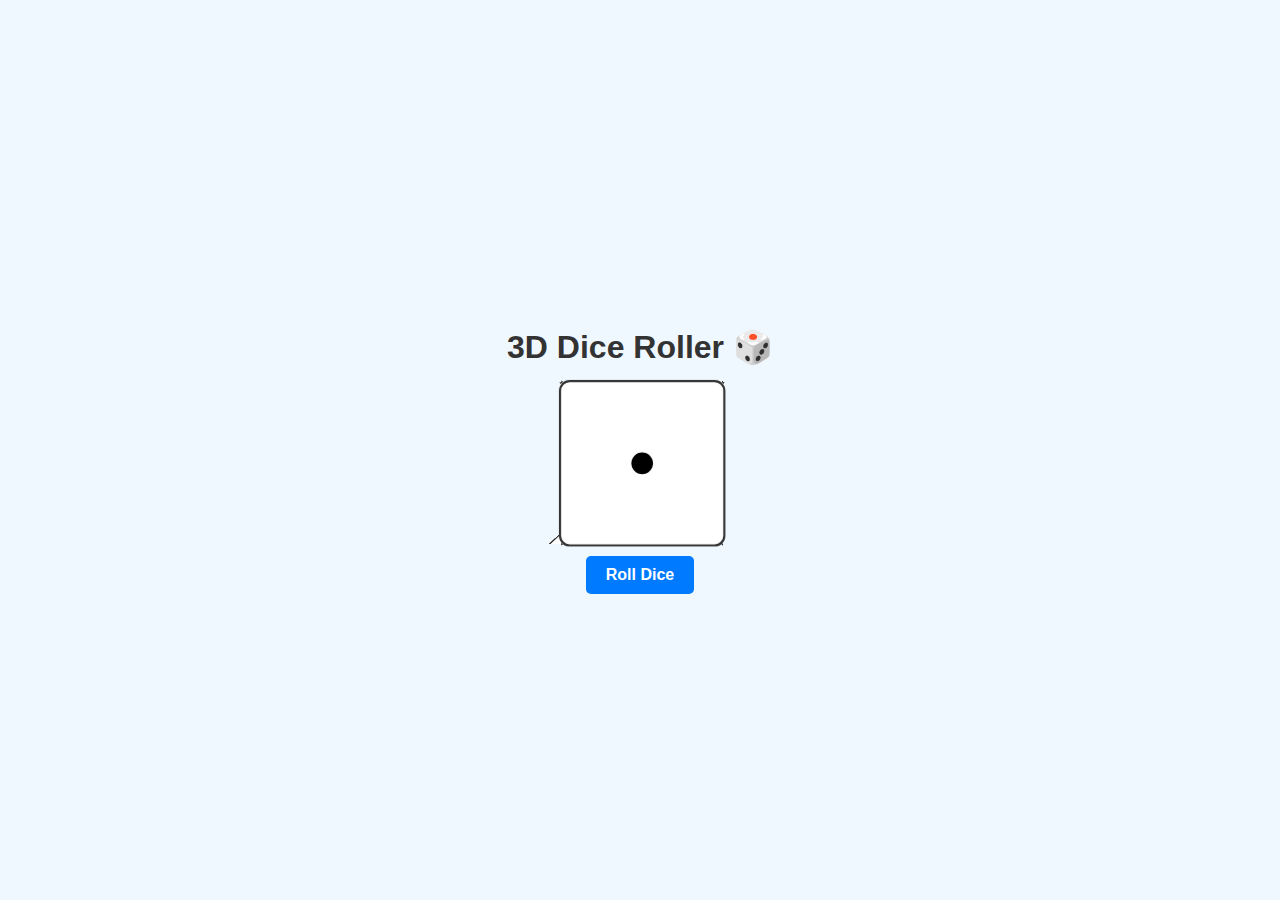
<file: 3D-Dice-Roller/index.html>
<!DOCTYPE html>
<html lang="en">
<head>
  <meta charset="UTF-8">
  <meta name="viewport" content="width=device-width, initial-scale=1.0">
  <title>3D Dice Roller</title>
  <style>
    body {
      font-family: Arial, sans-serif;
      display: flex;
      flex-direction: column;
      align-items: center;
      justify-content: center;
      height: 100vh;
      margin: 0;
      background-color: #f0f8ff;
    }

    h1 {
      color: #333;
      margin-bottom: 20px;
    }

    .scene {
      width: 150px;
      height: 150px;
      perspective: 1000px;
    }

    .dice {
      width: 150px;
      height: 150px;
      position: relative;
      transform-style: preserve-3d;
      transform: rotateX(0deg) rotateY(0deg);
      transition: transform 1s ease-in-out;
    }

    .face {
      position: absolute;
      width: 150px;
      height: 150px;
      background-color: white;
      border: 2px solid #333;
      border-radius: 10px;
      display: flex;
      justify-content: center;
      align-items: center;
    }

    /* Dot placement for each dice face */
    .face.one  { transform: rotateY(0deg) translateZ(75px); }
    .face.two  { transform: rotateY(90deg) translateZ(75px); }
    .face.three { transform: rotateY(180deg) translateZ(75px); }
    .face.four { transform: rotateY(-90deg) translateZ(75px); }
    .face.five { transform: rotateX(90deg) translateZ(75px); }
    .face.six  { 
      transform: rotateX(-90deg) translateZ(75px); 
      /* Modify this value to move the 'six' face more to the left */
      transform: translateX(-10px) rotateX(-90deg) translateZ(75px); /* Change -10px to adjust the shift */
    }

    .dot-container {
      display: flex;
      flex-wrap: wrap;
      justify-content: center;
      align-items: center;
      width: 100px;
      height: 100px;
      position: relative;
    }

    .dot {
      width: 20px;
      height: 20px;
      border-radius: 50%;
      background-color: black;
      margin: 5px;
    }

    .one .dot-container { 
      display: flex; 
      justify-content: center; 
      align-items: center; 
    }

    .two .dot-container {
      display: flex;
      justify-content: space-between;
      align-items: center;
      flex-direction: row;
    }

    .three .dot-container {
      display: flex;
      justify-content: space-between;
      align-items: center;
      flex-direction: column;
    }

    .four .dot-container {
      display: grid;
      grid-template-columns: repeat(2, 1fr);
      grid-template-rows: repeat(2, 1fr);
      gap: 10px;
    }

    .five .dot-container {
      display: grid;
      grid-template-columns: repeat(3, 1fr);
      grid-template-rows: repeat(3, 1fr);
      gap: 10px;
    }

    .five .dot:nth-child(5) {
      grid-column: 2;
      grid-row: 2;
    }

    .six .dot-container {
      display: grid;
      grid-template-columns: repeat(3, 1fr);
      grid-template-rows: repeat(3, 1fr);
      gap: 10px;
    }

    button {
      margin-top: 20px;
      padding: 10px 20px;
      font-size: 16px;
      font-weight: bold;
      color: #fff;
      background-color: #007bff;
      border: none;
      border-radius: 5px;
      cursor: pointer;
    }

    button:hover {
      background-color: #0056b3;
    }
  </style>
</head>
<body>
  <h1>3D Dice Roller 🎲</h1>
  <div class="scene">
    <div class="dice" id="dice">
      <div class="face one"><div class="dot-container"><div class="dot"></div></div></div>
      <div class="face two"><div class="dot-container"><div class="dot"></div><div class="dot"></div></div></div>
      <div class="face three"><div class="dot-container"><div class="dot"></div><div class="dot"></div><div class="dot"></div></div></div>
      <div class="face four"><div class="dot-container"><div class="dot"></div><div class="dot"></div><div class="dot"></div><div class="dot"></div></div></div>
      <div class="face five"><div class="dot-container"><div class="dot"></div><div class="dot"></div><div class="dot"></div><div class="dot"></div><div class="dot"></div></div></div>
      <div class="face six"><div class="dot-container"><div class="dot"></div><div class="dot"></div><div class="dot"></div><div class="dot"></div><div class="dot"></div><div class="dot"></div></div></div>
    </div>
  </div>
  <button onclick="rollDice()">Roll Dice</button>

  <script>
    function rollDice() {
      // Random numbers for X and Y rotation
      const xRand = Math.floor(Math.random() * 4) * 90;
      const yRand = Math.floor(Math.random() * 4) * 90;

      // Update dice transform
      const dice = document.getElementById('dice');
      dice.style.transform = `rotateX(${xRand}deg) rotateY(${yRand}deg)`;
    }
  </script>
</body>
</html>
</file>
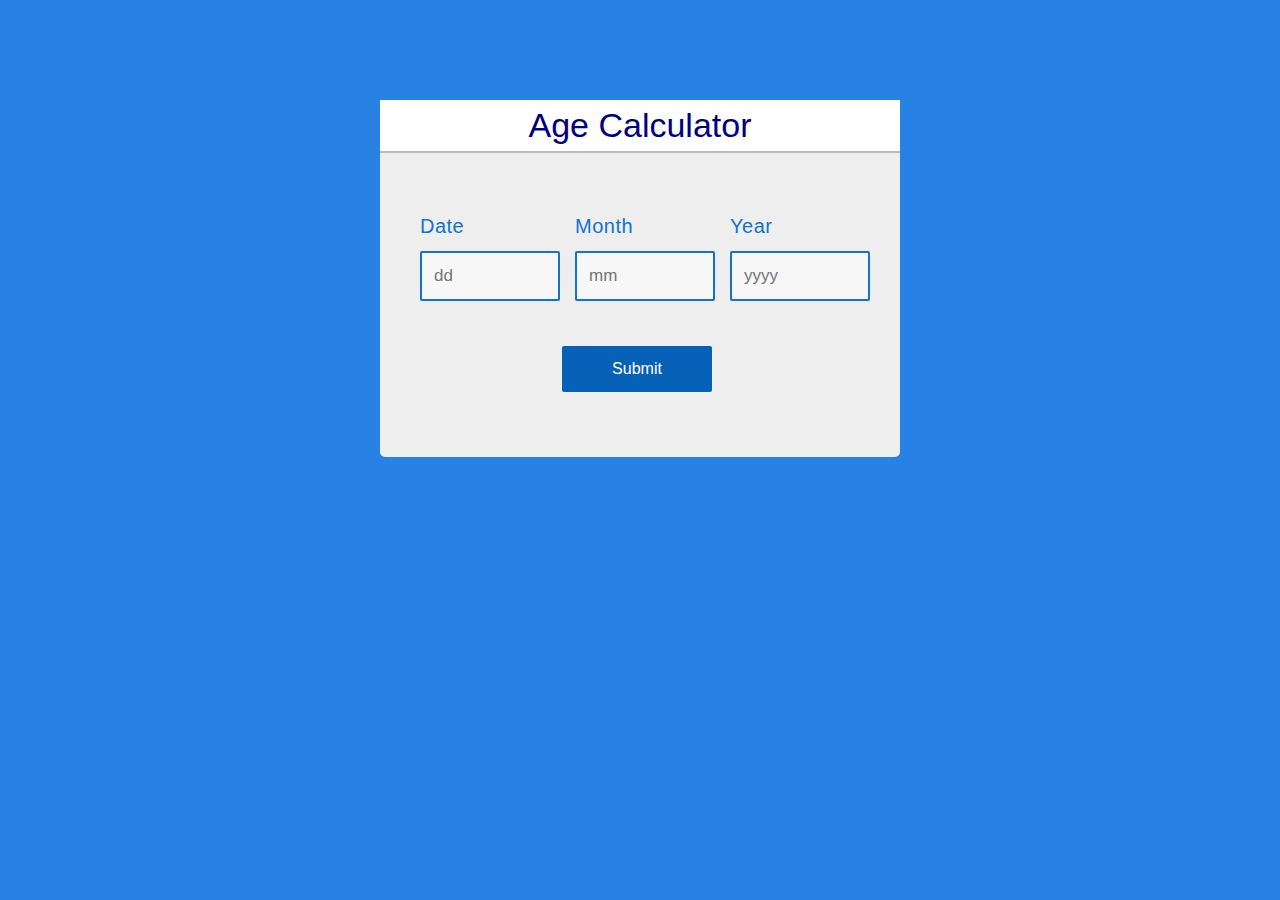
<file: age-finder/index.html>
<!-- Design by foolishdeveloper.com -->

<!DOCTYPE html>
<html lang="en">
<head>
	<meta charset="UTF-8">
	<meta name="viewport" content="width=device-width, initial-scale=1.0">
	<title>JavaScript Age Calculator</title>
	<link rel="stylesheet" href="style.css">
	<link rel="manifest" href="manifest.webmanifest">

</head>
<body>

<div class="container">
  <form>
  	<div class="base">
  		<div class="enter">
  		<h4>Age Calculator</h4>
  	</div>
  <div class="block">
  	<p class="title">Date</p>
  	<input type="text" name="date" id="date" placeholder="dd" required="required" minlength="1" maxlength="2" />
  </div>
  <div class="block">
  	<p class="title">Month</p>
    <input type="text" name="month" id="month" placeholder="mm" required="required" minlength="1" maxlength="2" />
  </div>
  <div class="block">
  	<p class="title">Year</p>
    <input type="text" name="year" id="year" placeholder="yyyy" required="required" minlength="4" maxlength="4" />
  </div>
  </div>
  <div class="base">
  	<div class="enter">
    <input type="button" name="submit" value="Submit" onclick="age()" />
    </div>
  </div>
    <div id="age"></div>
  </form>
</div>

<script src="script.js"></script>
<body>
<html>
</file>
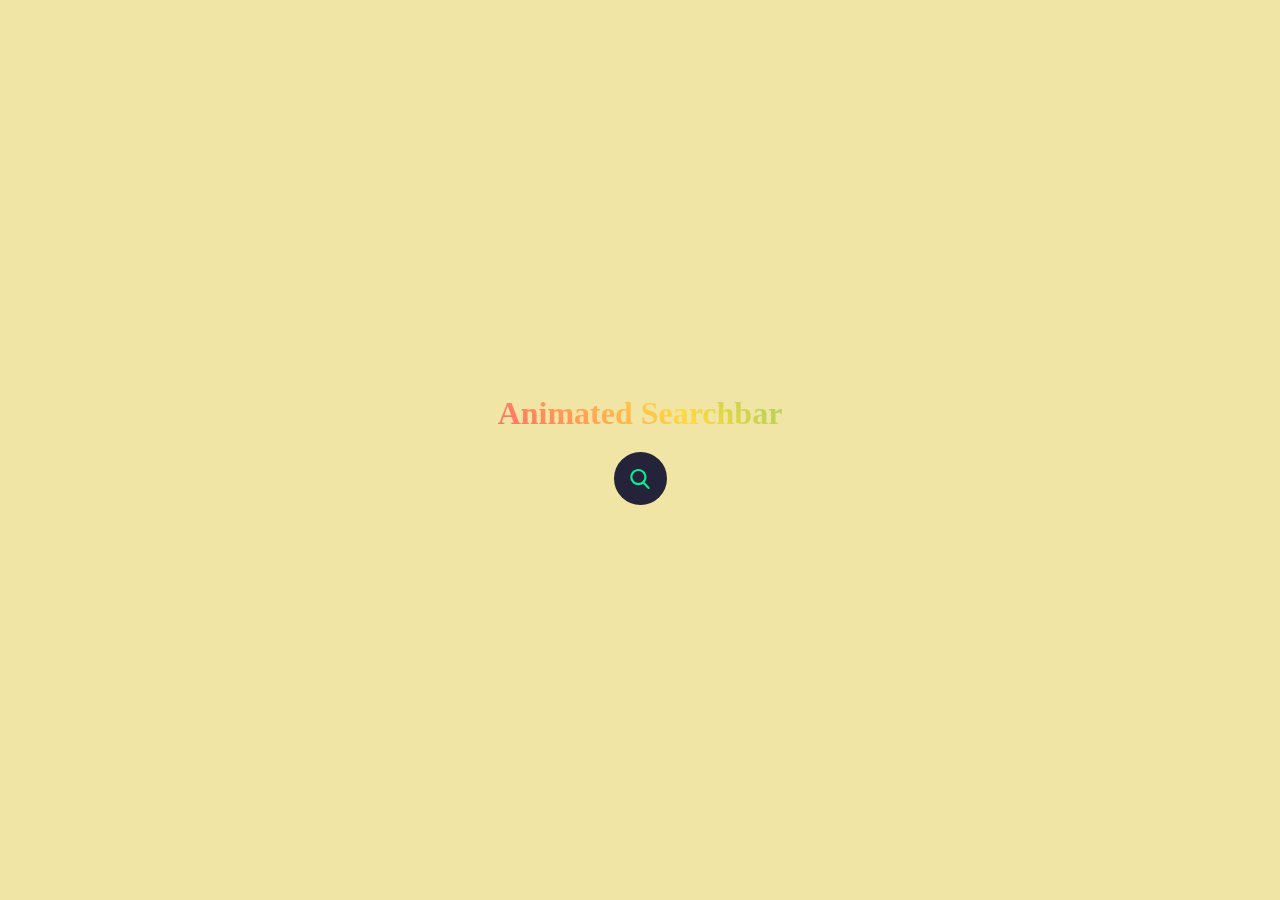
<file: Animated-Searchbar/index.html>
<!DOCTYPE html>
<html lang="en">
<head>
	<meta charset="UTF-8">
	<meta name="viewport" content="width=device-width, initial-scale=1.0">
	<meta http-equiv="X-UA-Compatible" content="ie=edge">
	<title>Animated Search Bar</title>
     <link rel="stylesheet" href="main.css">
</head>
<body>
	<div class="container">
		<h1>Animated Searchbar </h1>
		<div class="searchbox">
			<input type="text" class="searchbox__input" placeholder="Search..." />
			<svg class="searchbox__icon" xmlns="http://www.w3.org/2000/svg" viewBox="0 0 56.966 56.966">
				<path d="M55.146,51.887L41.588,37.786c3.486-4.144,5.396-9.358,5.396-14.786c0-12.682-10.318-23-23-23s-23,10.318-23,23s10.318,23,23,23c4.761,0,9.298-1.436,13.177-4.162l13.661,14.208c0.571,0.593,1.339,0.92,2.162,0.92c0.779,0,1.518-0.297,2.079-0.837C56.255,54.982,56.293,53.08,55.146,51.887z M23.984,6c9.374,0,17,7.626,17,17s-7.626,17-17,17s-17-7.626-17-17S14.61,6,23.984,6z" />
			</svg>
		</div>
	</div>
</body>
</html>
</file>
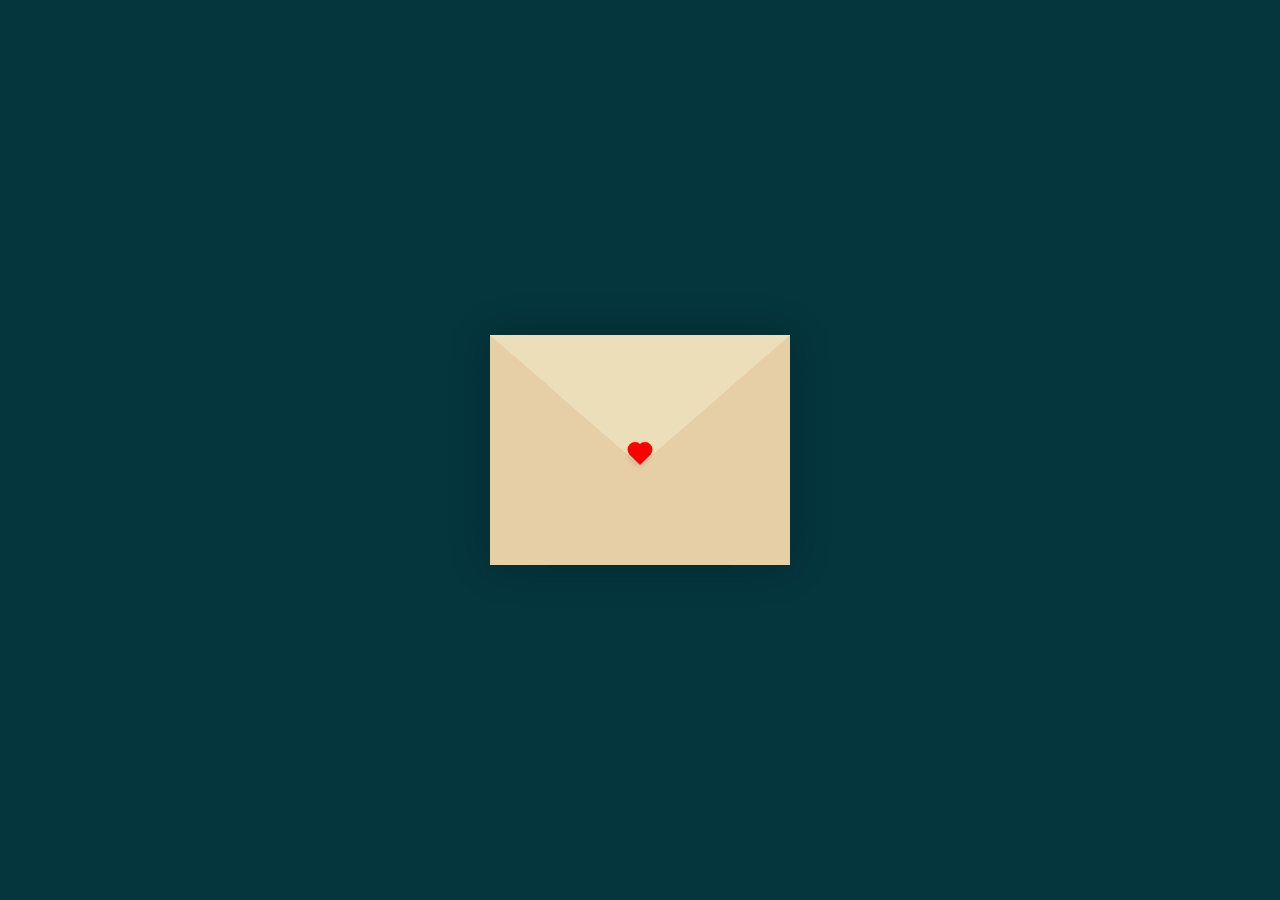
<file: brief/index.html>
<!DOCTYPE html>
<html lang="en">
<head>
    <meta charset="UTF-8">
    <meta http-equiv="X-UA-Compatible" content="IE=edge">
    <meta name="viewport" content="width=device-width, initial-scale=1.0">
    <title>CSS Envelope + Letter (Open/Close on Click)</title>
    <link rel="stylesheet" href="style.css">
</head>
<body>
    <div class="container">
        <div class="envelope-wrapper">
            <div class="envelope">
                <div class="letter">
                    <div class="text">
                        <strong>Dear Person.</strong>
                        <p>
                            كل عام وانتي بالف صحه وخير 
                        </p>
                    </div>
                </div>
            </div>
            <div class="heart"></div>
        </div>
    </div>

    <script src="script.js"></script>
</body>
</html>
</file>
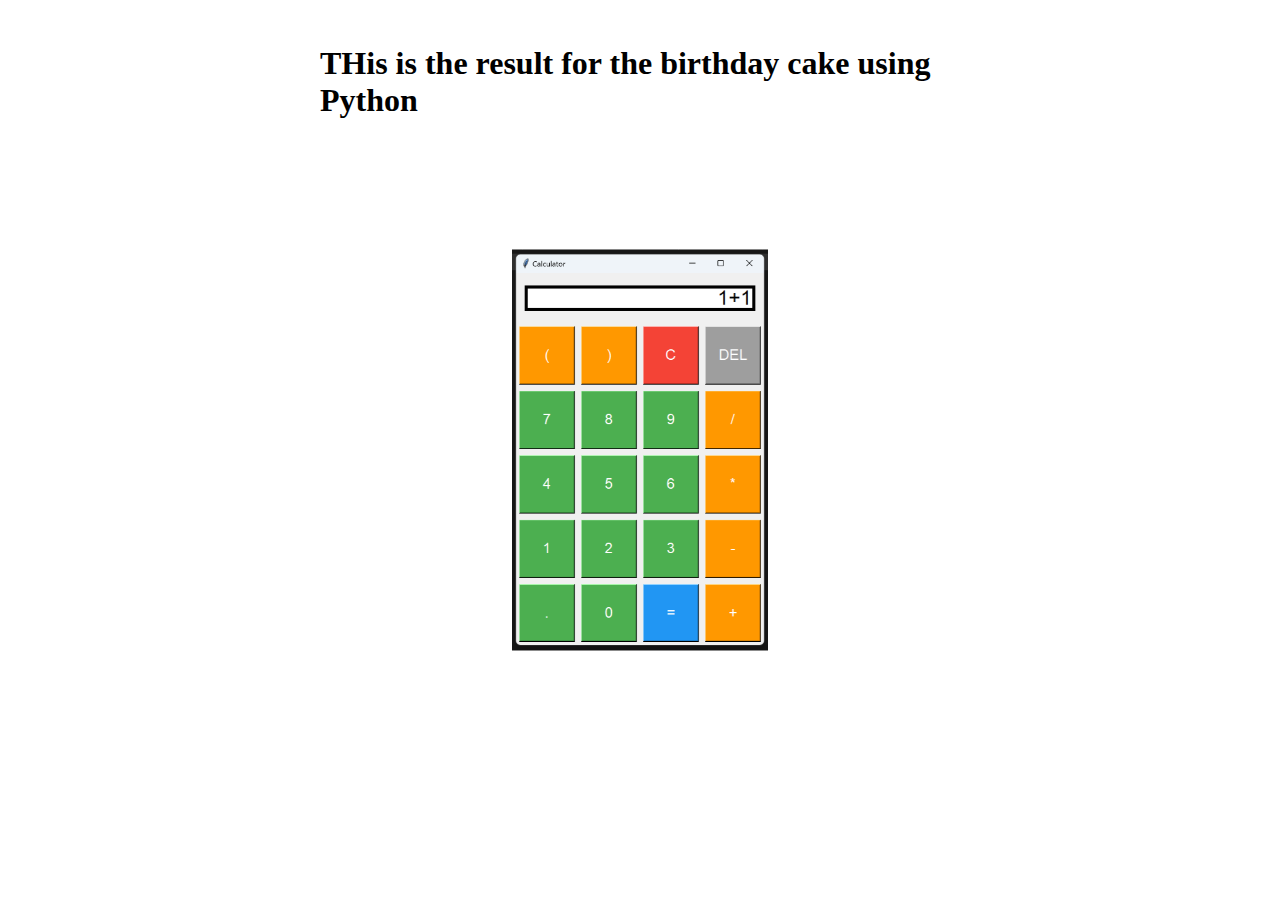
<file: calculator/index.html>
<!DOCTYPE html>
<html lang="en">
<head>
  <meta charset="UTF-8">
  <meta name="viewport" content="width=device-width, initial-scale=1.0">
  <title>Responsive Image</title>
  <link rel="stylesheet" href="style.css">
</head>
<body>

    <h1>THis is the result for the birthday cake using Python</h1>

  <div class="image-container">
    <img src="Calculator.png" alt="Responsive Image">
  </div>


  <script>
    // JavaScript code here
    alert("!!! The Calculator will be shown as an image due we can't put the python file in the html file !!!"); 
  </script>

</body>
</html>
</file>
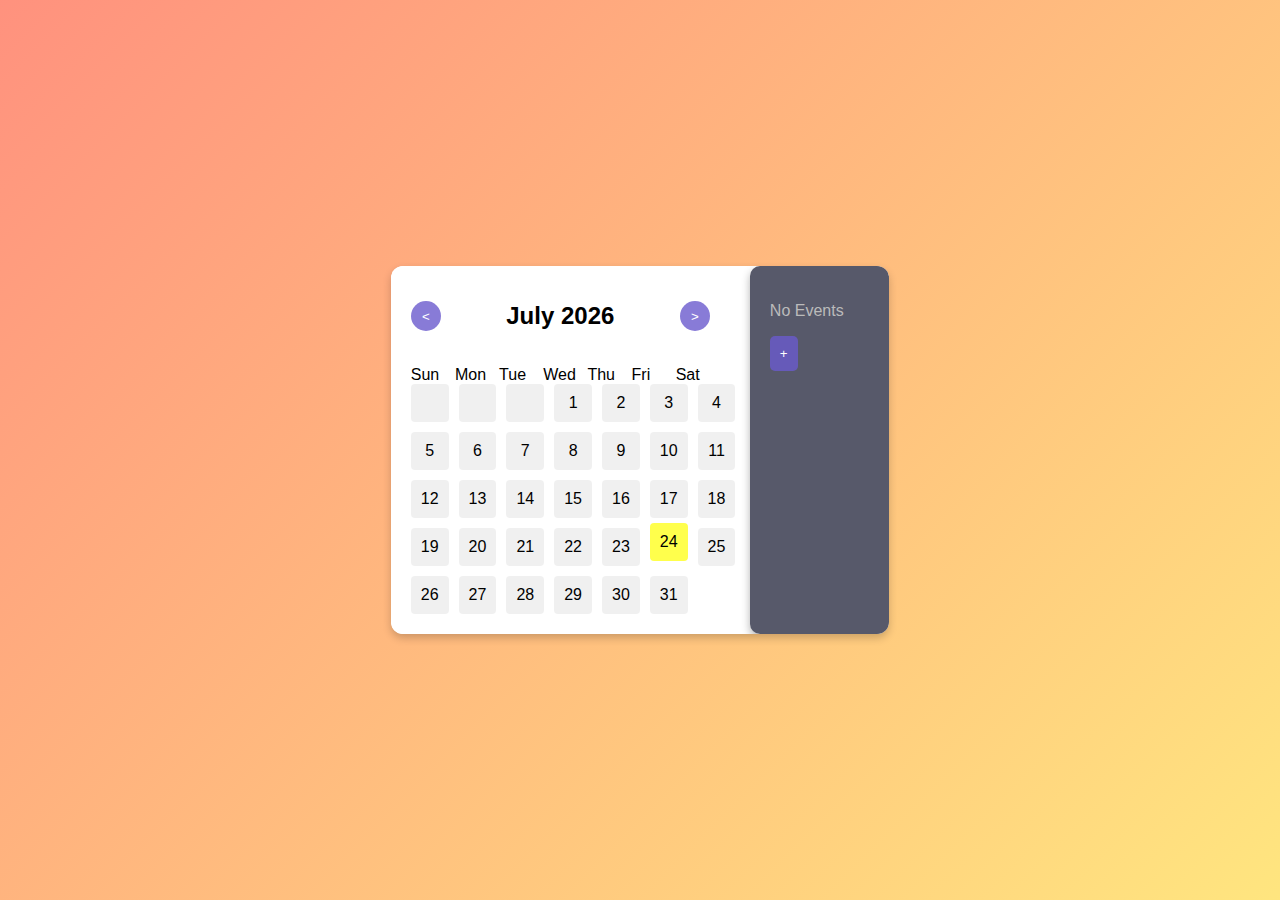
<file: Calender/index.html>
<!DOCTYPE html>
<html lang="en">
<head>
  <meta charset="UTF-8">
  <meta name="viewport" content="width=device-width, initial-scale=1.0">
  <title>Calendar</title>
  <link rel="stylesheet" href="styles.css">
</head>
<body>
  <div class="calendar-container">
    <div class="calendar">
      <div class="header">
        <button id="prev-month">&lt;</button>
        <h1 id="month-year"></h1>
        <button id="next-month">&gt;</button>
      </div>
      <div class="days-of-week">
        <div>Sun</div>
        <div>Mon</div>
        <div>Tue</div>
        <div>Wed</div>
        <div>Thu</div>
        <div>Fri</div>
        <div>Sat</div>
      </div>
      <div class="days" id="days"></div>
    </div>
    <div class="event-panel">
      <h2 id="selected-date"></h2>
      <p id="events">No Events</p>
      <button id="add-event" class="add-button">+</button>
      <button id="delete-event" class="delete-button" style="display: none;">Delete Event</button>
    </div>
  </div>
  <script src="script.js"></script>
</body>
</html>
</file>
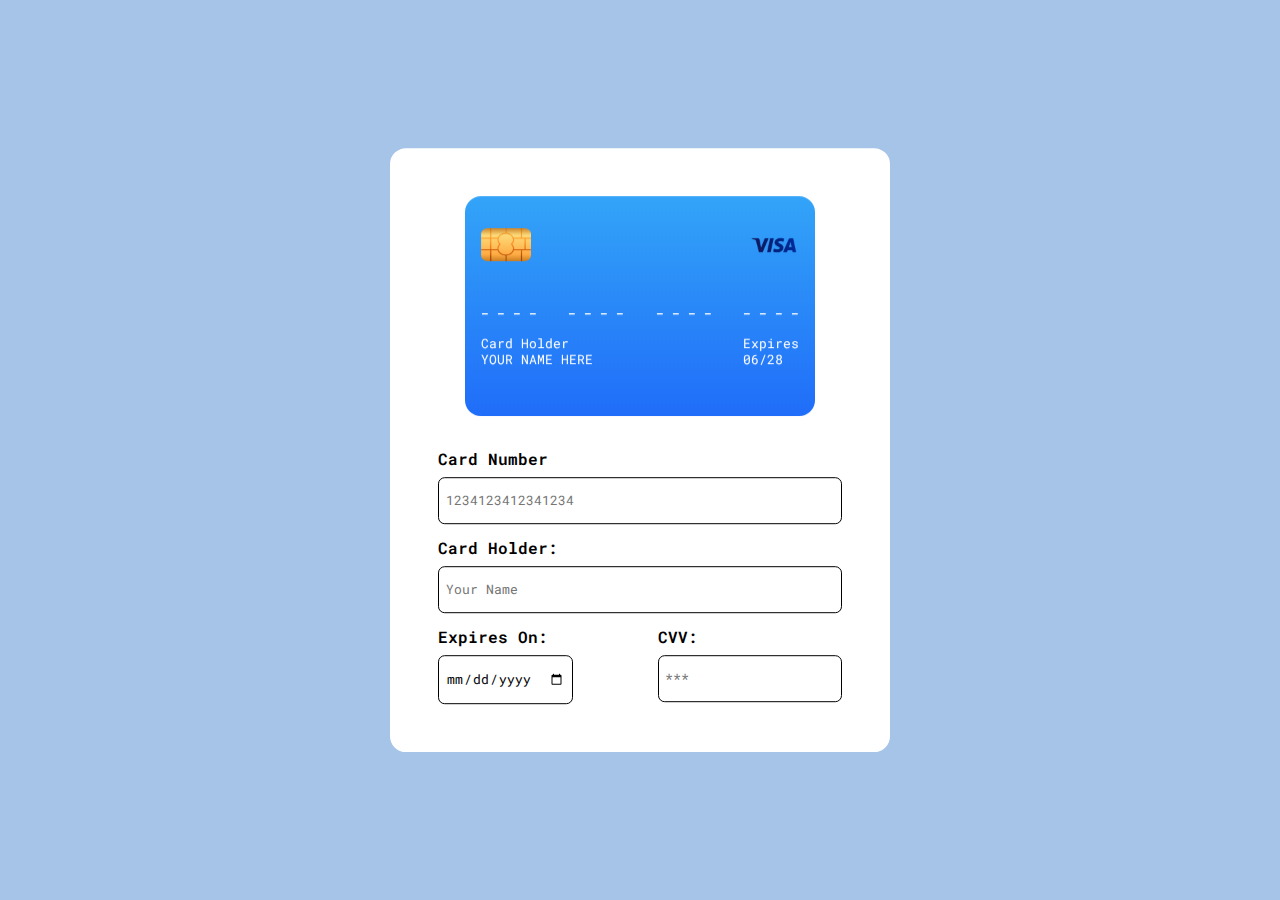
<file: credit card visa/index.html>
<!DOCTYPE html>
<html lang="en">
  <head>
    <meta name="viewport" content="width=device-width, initial-scale=1.0" />
    <title>Credit Card Form</title>
    <link rel="manifest" href="manifest.webmanifest">
    <!-- Google Fonts -->
    <link
      href="https://fonts.googleapis.com/css2?family=Roboto+Mono:wght@400;600&display=swap"
      rel="stylesheet"
    />
    <!-- Stylesheet -->
    <link rel="stylesheet" href="style.css" />
  </head>
  <body>
    <div class="wrapper">
      <div class="credit-card" id="card">
        <div class="card-front">
          <div class="branding">
            <img src="chip.png" class="chip-img" />
            <img src="visa.png" class="visa-logo" />
          </div>
          <div class="card-number">
            <div>
              <span class="card-number-display">_</span>
              <span class="card-number-display">_</span>
              <span class="card-number-display">_</span>
              <span class="card-number-display">_</span>
            </div>
            <div>
              <span class="card-number-display">_</span>
              <span class="card-number-display">_</span>
              <span class="card-number-display">_</span>
              <span class="card-number-display">_</span>
            </div>
            <div>
              <span class="card-number-display">_</span>
              <span class="card-number-display">_</span>
              <span class="card-number-display">_</span>
              <span class="card-number-display">_</span>
            </div>
            <div>
              <span class="card-number-display">_</span>
              <span class="card-number-display">_</span>
              <span class="card-number-display">_</span>
              <span class="card-number-display">_</span>
            </div>
          </div>
          <div class="details">
            <div>
              <span>Card Holder</span>
              <span id="card-holder-name">Your Name Here</span>
            </div>
            <div>
              <span>Expires</span>
              <span id="validity">06/28</span>
            </div>
          </div>
        </div>
        <div class="card-back">
          <div class="black-strip"></div>
          <div class="white-strip">
            <span>CVV</span>
            <div id="cvv-display"></div>
          </div>
          <img src="visa.png" class="visa-logo" />
        </div>
      </div>
      <form>
        <label for="card-number">Card Number</label>
        <input type="number" id="card-number" placeholder="1234123412341234" />

        <label for="card-holder">Card Holder:</label>
        <input type="text" id="card-name-input" placeholder="Your Name" />

        <div class="date-cvv">
          <div>
            <label for="validity">Expires On:</label>
            <input type="date" id="validity-input" />
          </div>
          <div>
            <label for="cvv">CVV:</label>
            <input type="number" id="cvv" placeholder="***" />
          </div>
        </div>
      </form>
    </div>
    <!-- Script -->
    <script src="script.js"></script>
  </body>
</html>
</file>
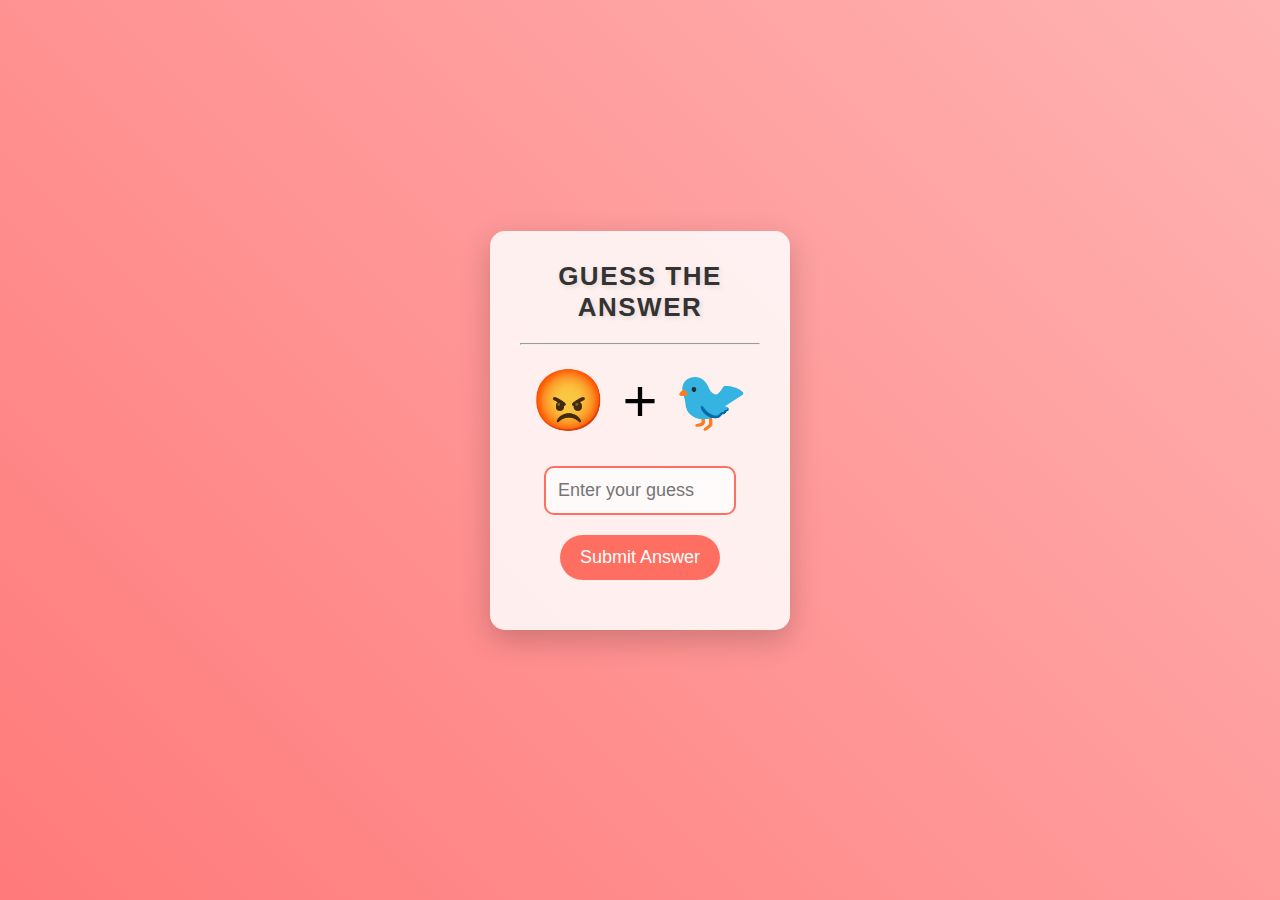
<file: Guess the emoji/index.html>
<!DOCTYPE html>
<html lang="en">
<head>
  <meta charset="UTF-8">
  <meta name="viewport" content="width=device-width, initial-scale=1.0">
  <title>Guess the Emoji Game</title>
  <link rel="stylesheet" href="style.css">
</head>
<body>
  <div class="game-container">
    <h1>Guess the Answer</h1> <hr>
    <div id="emoji-container" class="emoji-display"></div>
    <input type="text" id="user-input" placeholder="Enter your guess" class="input-field" autoComplete="off">
    <button onclick="submitAnswer()" class="submit-btn">Submit Answer</button>
    <div id="result" class="result-display"></div>
    <div id="final-message" class="final-message"></div>
  </div>
  <script src="script.js"></script>
</body>
</html>
</file>
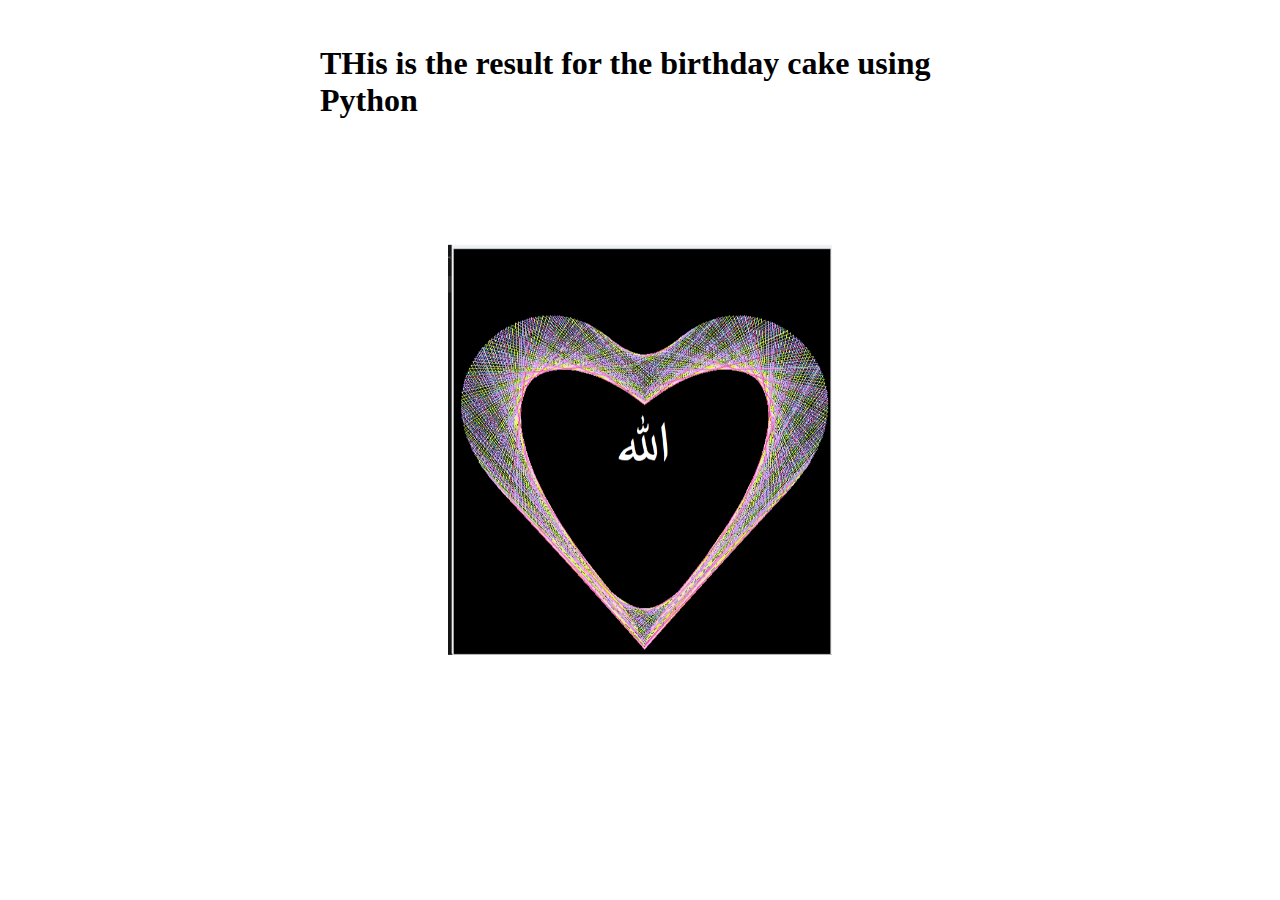
<file: Heart/index.html>
<!DOCTYPE html>
<html lang="en">
<head>
  <meta charset="UTF-8">
  <meta name="viewport" content="width=device-width, initial-scale=1.0">
  <title>Responsive Image</title>
  <link rel="stylesheet" href="style.css">
</head>
<body>

    <h1>THis is the result for the birthday cake using Python</h1>

  <div class="image-container">
    <img src="Heart.png" alt="Responsive Image">
  </div>


  <script>
    // JavaScript code here
    alert("!!! The Heart will be shown as an image due we can't put the python file in the html file !!!"); 
  </script>

</body>
</html>
</file>
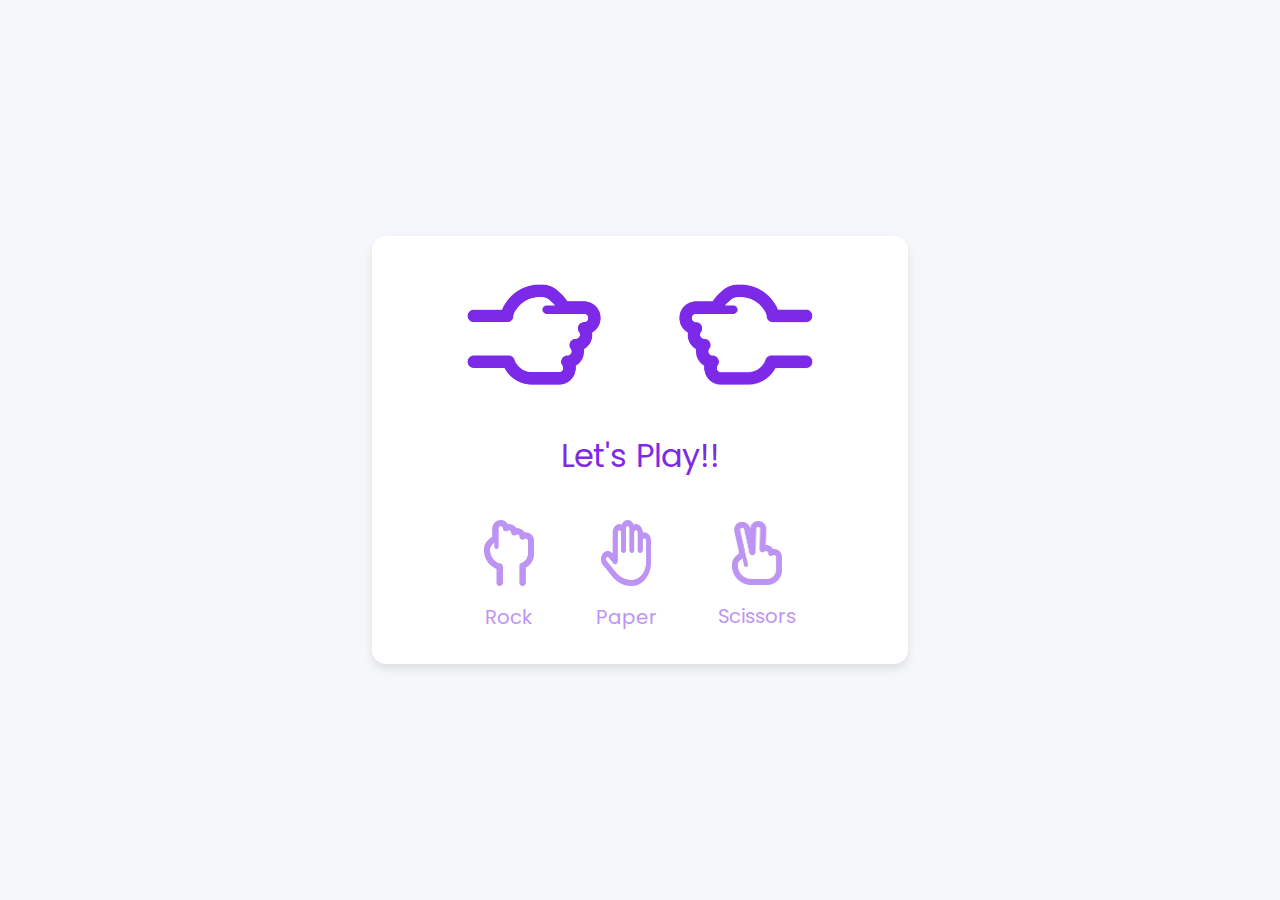
<file: Rock Paper Scissors/index.html>
<!DOCTYPE html>
<html lang="en">
  <head>
    <meta charset="UTF-8" />
    <meta http-equiv="X-UA-Compatible" content="IE=edge" />
    <meta name="viewport" content="width=device-width, initial-scale=1.0" />
    <title>JavaScript Game | Rock Paper Scissors</title>
    <link rel="manifest" href="manifest.webmanifest">
    <link rel="stylesheet" href="style.css" />
  </head>
  <body>
    <section class="container">
      <div class="result_field">
        <div class="result_images">
          <span class="user_result">
            <img src="images/rock.png" alt="" />
          </span>
          <span class="cpu_result">
            <img src="images/rock.png" alt="" />
          </span>
        </div>
        <div class="result">Let's Play!!</div>
      </div>

      <div class="option_images">
        <span class="option_image">
          <img src="images/rock.png" alt="" />
          <p>Rock</p>
        </span>
        <span class="option_image">
          <img src="images/paper.png" alt="" />
          <p>Paper</p>
        </span>
        <span class="option_image">
          <img src="images/scissors.png" alt="" />
          <p>Scissors</p>
        </span>
      </div>
    </section>

    <script src="script.js" defer></script>
  </body>
</html>
</file>
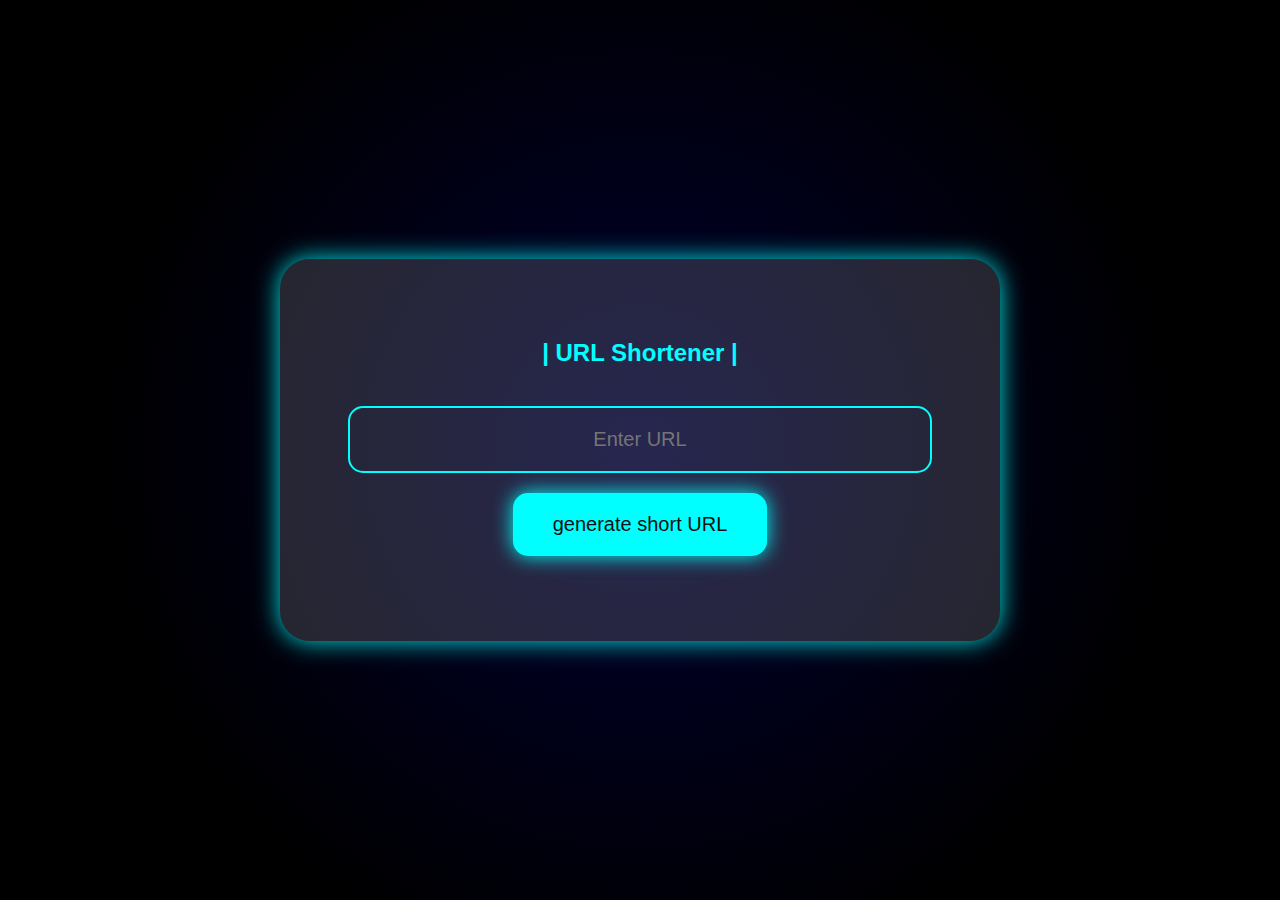
<file: Url-shortner/index.html>
<!DOCTYPE html>
<html lang="en">
<head>
    <meta charset="UTF-8">
    <meta name="viewport" content="width=device-width, initial-scale=1.0">
    <title>URL Shortener</title>
    <link rel="stylesheet" href="style.css">
</head>
<body>
    <div class="background"></div>
    <div class="container">
        <h2> | URL Shortener | </h2>
        <input type="text" id="originalUrl" placeholder="Enter URL" autocomplete="off">
        <button onclick="shortenUrl()">generate short URL</button>
        <div class="short-url" id="shortUrl"></div>
    </div>
    <script src="script.js"></script>
</body>
</html>
</file>
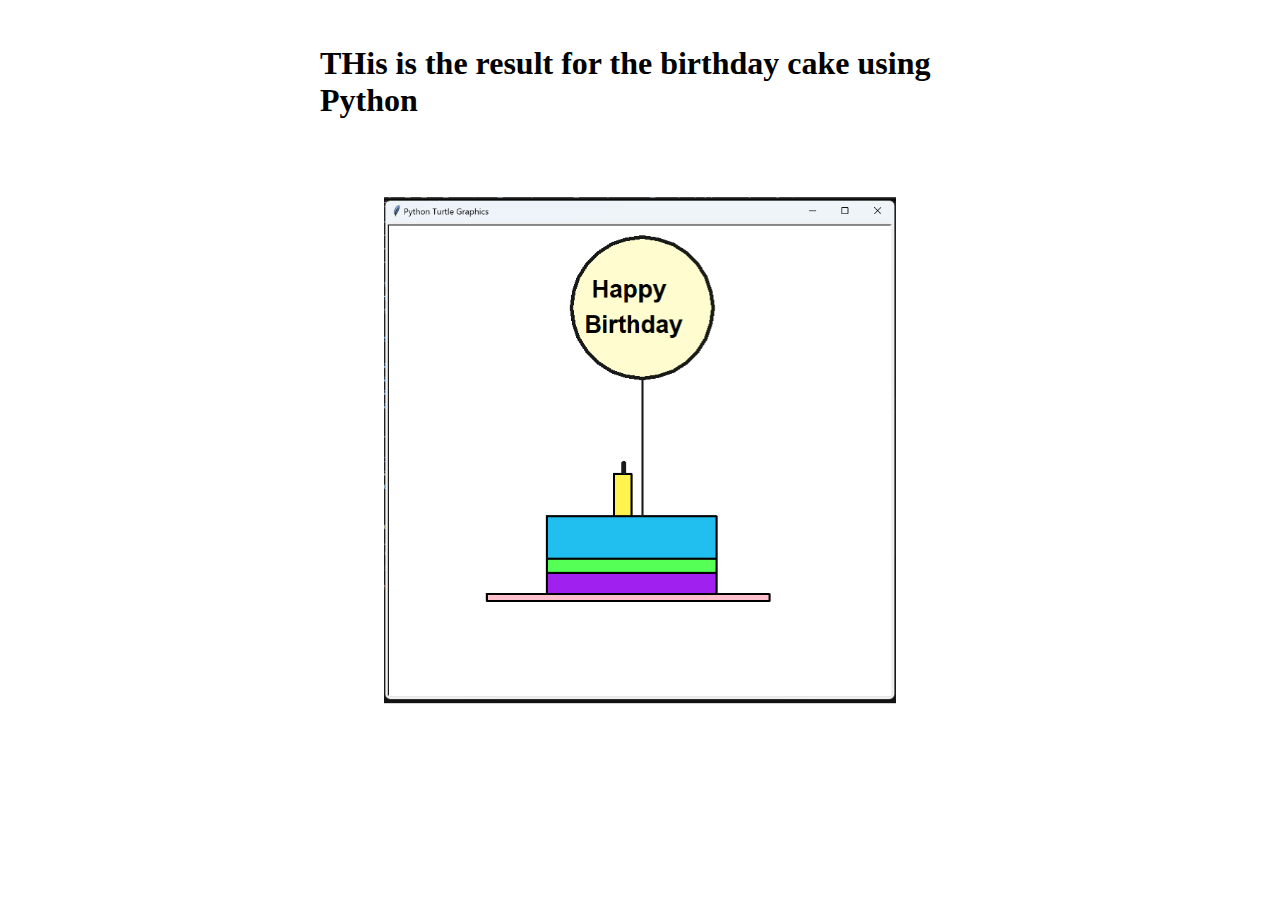
<file: birthdaycake/birthday-cake.html>
<!DOCTYPE html>
<html lang="en">
<head>
  <meta charset="UTF-8">
  <meta name="viewport" content="width=device-width, initial-scale=1.0">
  <title>Responsive Image</title>
  <link rel="stylesheet" href="birthday.css">
</head>
<body>

    <h1>THis is the result for the birthday cake using Python</h1>

  <div class="image-container">
    <img src="birthday-cake.png" alt="Responsive Image">
  </div>


  <script>
    // JavaScript code here
    alert("!!! The Birthday cake will be shown as an image due we can't put the python file in the html file !!!"); 
  </script>

</body>
</html>
</file>
<file: age-finder/style.css>
body{
font-family: Arial, Helvetica, sans-serif;
background-color: #2782e3;
font-size: 15px;
line-height: 1.5;
padding: 0;
margin: 0;
}
* {
box-sizing: border-box;
}
.container{
width:520px;
height: auto;
margin: 100px auto;
background-color: #eee;

border-radius: 5px;
}
.base{
width: 100%;
 
margin: 0;
overflow: hidden;
display: block;
float: none;
}
.block{
width: 135px;
padding: 5px 20px;

margin-left: 20px;
display: inline-block;
float: left;
}
.base h4{
font-size: 26px;
text-align: center;
font-family: sans-serif;
font-weight: normal;
margin-top: 0px;
box-shadow: 0px 2px #bababa;
background: white;
font-size: 34px;
color: navy;
}

.title{
font-size: 20px;
text-align: left;
font-family: sans-serif;
font-weight: normal;
line-height: 0.5;
letter-spacing: 0.5px;
word-spacing: 2.7px;
color: #1073d0;
}
input[type=text] {
width: 140px;
margin: auto;
outline: none;
min-height: 50px;
border: 2px solid #1073d0;
padding: 12px;
background-color: #f7f7f7;
border-radius: 2px;
color: #1073d0;
font-size: 17px;
}
input[type=text]:focus{
background-color: #ffffff;
border: 2px solid orange;
outline: none;
}
input[type=button]{
width: 150px;
margin-left: 35%;
margin-top: 40px;
outline: none;
border: none;
border-radius: 2px;
background-color: #0761b6;
color: #ffffff;
padding: 14px 16px;
text-align: center;

font-size: 16px;
}
input[type=button]:hover{
background-color: #003669;
}

#age{
display: block;
margin: 10px;
margin-top: 35px;
padding: 10px;
padding-bottom: 20px;
overflow: hidden;
font-family: verdana;
font-size: 23px;
font-weight: normal;
line-height: 1.5;
word-spacing: 2.7px;
color: navy;
}
</file>
<file: Animated-Searchbar/main.css>
* {
    margin: 0;
    padding: 0;
    box-sizing: border-box;
  }
  
  body {
    background-color: rgb(240, 229, 164);
  }
  
  .container {
    width: 100vw;
    height: 100vh;
    display: flex;
    flex-direction: column; /* This arranges items vertically */
    justify-content: center;
    align-items: center;
    gap: 20px; /* Adds some space between the h1 and searchbox */
}

h1 {
  font-size: 2em;
  color: #24233A;
  background-image: linear-gradient(45deg, #FF6B6B, #FFD93D, #6BCB77, #4D96FF);
  background-size: 200%;
  background-clip: text;
  -webkit-background-clip: text;
  color: transparent;
  animation: gradientAnimation 3s ease-in-out infinite;
}

@keyframes gradientAnimation {
  0% { background-position: 0% 50%; }
  100% { background-position: 100% 50%; }
}


  .container .searchbox {
    position: relative;
    display: block;
    width: 100%;
    max-width: 53px;
    transition: 0.4s linear;
    overflow: hidden;
  }
  .container .searchbox .searchbox__input {
    display: block;
    appearance: none;
    width: 100%;
    border: #24233A;
    outline: none;
    border-radius: 50px;
    background-color: #24233A;
    padding: 15px;
    color: #24233A;
    font-size: 20px;
    cursor: pointer;
    transition: 0.4s linear;
  }
  .container .searchbox .searchbox__input::placeholder {
    color: #24233A;
  }
  .container .searchbox .searchbox__icon {
    position: absolute;
    right: calc(53px / 2);
    top: 50%;
    transform: translate(50%, -50%);
    width: 20px;
    height: 20px;
    pointer-events: none;
  }
  .container .searchbox .searchbox__icon path {
    fill: #00F494;
    transition: 0.4s linear;
  }
  .container .searchbox:focus-within {
    max-width: 300px;
  }
  .container .searchbox:focus-within .searchbox__input {
    background-color: #FFF;
    padding-right: 50px;
    box-shadow: inset 0px 0px 10px rgba(0, 0, 0, 0.4);
  }
  .container .searchbox:focus-within .searchbox__icon path {
    fill: #24233A;
  }
</file>
<file: brief/style.css>
:root{
    --primary: #fff;
    --bg-color: rgb(5, 53, 61);
    --bg-envelope-color: #f5edd1;
    --envelope-tab: #ecdeb8;
    --envelope-cover: #e6cfa7;
    --shadow-color: rgba(0, 0, 0, 0.2);
    --txt-color: #444;
    --heart-color: rgb(255, 0, 0);
  }
  body{
    margin: 0;
    padding: 0;
    box-sizing: border-box;
    background: var(--bg-color);
    display: flex;
    align-items: center;
    justify-content: center;
  }
  .container {
    height: 100vh;
    display: grid;
    place-items: center;
  }
  .container > .envelope-wrapper {
    background: var(--bg-envelope-color);
    box-shadow: 0 0 40px var(--shadow-color);
  }
  .envelope-wrapper > .envelope {
    position: relative;
    width: 300px;
    height: 230px;
  }
  .envelope-wrapper > .envelope::before {
    content: "";
    position: absolute;
    top: 0;
    z-index: 2;
    border-top: 130px solid var(--envelope-tab);
    border-right: 150px solid transparent;
    border-left: 150px solid transparent;
    transform-origin: top;
    transition: all 0.5s ease-in-out 0.7s;
  }
  .envelope-wrapper > .envelope::after {
    content: "";
    position: absolute;
    z-index: 2;
    width: 0px;
    height: 0px;
    border-top: 130px solid transparent;
    border-right: 150px solid var(--envelope-cover);
    border-bottom: 100px solid var(--envelope-cover);
    border-left: 150px solid var(--envelope-cover);
  }
  .envelope > .letter {
    position: absolute;
    right: 20%;
    bottom: 0;
    width: 54%;
    height: 80%;
    background: var(--primary);
    text-align: center;
    transition: all 1s ease-in-out;
    box-shadow: 0 0 5px var(--shadow-color);
    padding: 20px 10px;
  }
  
  .envelope > .letter > .text {
    font-family: 'Gill Sans', 'Gill Sans MT', Calibri, 'Trebuchet MS', sans-serif;
    color: var(--txt-color);
    text-align: left;
    font-size: 10px;
  }
  .heart {
    position: absolute;
    top: 50%;
    left: 50%;
    width: 15px;
    height: 15px;
    background: var(--heart-color);
    z-index: 4;
    transform: translate(-50%, -20%) rotate(45deg);
    transition: transform 0.5s ease-in-out 1s;
    box-shadow: 0 1px 6px var(--shadow-color);
    cursor: pointer;
  }
  .heart:before, 
  .heart:after {
    content: "";
    position: absolute;
    width: 15px;
    height: 15px;
    background-color: var(--heart-color);
    border-radius: 50%;
  }
  .heart:before {
    top: -7.5px;
  }
  .heart:after {
    right: 7.5px;
  }
  .flap > .envelope:before {
    transform: rotateX(180deg);
    z-index: 0;
  }
  .flap > .envelope > .letter {
    bottom: 100px;
    transform: scale(1.5);
    transition-delay: 1s;
  }
  .flap > .heart {
    transform: rotate(90deg);
    transition-delay: 0.4s;
  }
</file>
<file: calculator/style.css>
img {
    position: absolute;      
    top: 50%;                
    left: 50%;               
    transform: translate(-50%, -50%); 
    max-width: 90%;          
    max-height: 90%;         
    width: auto;             
    height: auto;            
  }
  
  
      .image-container {
        margin: auto;     
      }
  
      h1 {
        position: absolute; 
        top: 5%;           
        left: 50%;          
        transform: translateX(-50%); 
        margin: 0;         
      }
  
  
  
      @media (min-width: 768px) {
        img {
          width: 50%; 
        }
      }
  
      @media (min-width: 1200px) {
        img {
          width: 20%;
        }
      }
</file>
<file: Calender/styles.css>
body {
  font-family: Arial, sans-serif;
  margin: 0;
  display: flex;
  justify-content: center;
  align-items: center;
  height: 100vh;
  background: rgba(255, 99, 71, 0.5); /* Tomato red with transparency */
  background: linear-gradient(135deg, rgba(255, 99, 71, 0.7), rgba(255, 204, 0, 0.5)); /* Gradient with transparency */
}



.calendar-container {
  display: flex;
  max-width: 900px;
  background: white;
  box-shadow: 0 4px 8px rgba(0, 0, 0, 0.2);
  border-radius: 12px;
  overflow: hidden;
  gap: 20px;
}

.calendar {
  width: 60%;
  padding: 20px;
  background: rgba(255, 255, 255, 0.9); /* Slight transparency */
  border-radius: 10px;
}

.header {
  display: flex;
  justify-content: space-between;
  align-items: center;
  margin-bottom: 20px;
}

.header button {
  background-color: rgba(106, 90, 205, 0.8); /* Transparent lavender */
  color: white;
  border: none;
  border-radius: 50%;
  width: 30px;
  height: 30px;
  cursor: pointer;
  transition: background-color 0.3s ease, transform 0.3s ease;
}

.header button:hover {
  background-color: rgba(106, 90, 205, 1); /* Hover with full opacity */
  transform: translateY(-5px); /* Upward hover effect */
}

.header h1 {
  font-size: 1.5rem;
}

.days-of-week,
.days {
  display: grid;
  grid-template-columns: repeat(7, 1fr);
  gap: 10px;
}

.days div {
  padding: 10px;
  text-align: center;
  border-radius: 4px;
  cursor: pointer;
  background: rgba(234, 234, 234, 0.7); /* Slight transparency */
  transition: background 0.3s ease, transform 0.3s ease;
}

.days div:hover {
  background: rgba(211, 184, 255, 0.9); /* Light purple with transparency */
  transform: translateY(-5px); /* Hover moves element up */
}

.days .selected {
  background-color: rgba(106, 90, 205, 1); /* Fully opaque selected date */
  color: white;
}

.days .today {
  background-color: rgba(255, 255, 0, 0.7); /* Transparent yellow for today */
  color: black;
  transform: translateY(-5px); /* Move up on hover */
}

.footer {
  margin-top: 20px;
  display: flex;
  justify-content: space-between;
  align-items: center;
}

.footer input {
  padding: 5px;
  width: 80px;
  text-align: center;
}

.footer button {
  padding: 5px 10px;
  border: none;
  background-color: rgba(106, 90, 205, 0.8); /* Transparent button color */
  color: white;
  cursor: pointer;
  transition: background-color 0.3s ease, transform 0.3s ease;
}

.footer button:hover {
  background-color: rgba(106, 90, 205, 1); /* Full opacity on hover */
  transform: translateY(-5px); /* Move button up on hover */
}

.event-panel {
  width: 40%;
  background: rgba(45, 47, 69, 0.8); /* Semi-transparent dark background */
  color: white;
  padding: 20px;
  border-radius: 10px;
  box-shadow: 0 4px 8px rgba(0, 0, 0, 0.3);
}

.event-panel h2 {
  font-size: 1.2rem;
}

.event-panel p {
  margin-top: 10px;
  font-size: 1rem;
  color: #bbb;
}

#add-event,
#delete-event {
  background-color: rgba(106, 90, 205, 0.8); /* Transparent button color */
  color: white;
  border: none;
  padding: 10px;
  border-radius: 5px;
  cursor: pointer;
  transition: background-color 0.3s ease, transform 0.3s ease;
}

#delete-event {
  background-color: red;
}

#delete-event:hover {
  background-color: rgb(249, 61, 61);
  transform: translateY(-5px);
}

#add-event:hover {
  background-color: rgba(106, 90, 205, 1); /* Full opacity on hover */
  transform: translateY(-5px); /* Move up on hover */
}

#delete-event {
  display: none; /* Initially hidden */
}
</file>
<file: credit card visa/style.css>
* {
  padding: 0;
  margin: 0;
  box-sizing: border-box;
  font-family: "Roboto Mono", monospace;
}
body {
  background-color: #a6c4e8;
}
.wrapper {
  position: absolute;
  transform: translate(-50%, -50%);
  top: 50%;
  left: 50%;
  background-color: #ffffff;
  width: 500px;
  padding: 3em;
  border-radius: 1em;
  perspective: 800px;
}
.credit-card {
  position: relative;
  width: 350px;
  height: 220px;
  margin: auto;
  transform-style: preserve-3d;
  transition: 0.3s;
}
.card-front,
.card-back {
  position: absolute;
  width: inherit;
  height: inherit;
  background: linear-gradient(#33a4f8, #206df9);
  border-radius: 1em;
  backface-visibility: hidden;
}
.card-front {
  padding: 2em 1em;
}
.branding {
  display: flex;
  align-items: center;
  justify-content: space-between;
}
.branding img {
  width: 50px;
  height: auto;
}
.card-back {
  position: absolute;
  transform: rotateY(180deg);
}
.card-number {
  color: #ffffff;
  font-weight: 600;
  display: flex;
  justify-content: space-between;
  font-size: 0.8em;
  margin-top: 3em;
}
.details {
  color: #ffffff;
  display: flex;
  justify-content: space-between;
  margin-top: 1.5em;
  font-size: 0.8em;
}
.details span {
  display: block;
}
.details #card-holder-name {
  text-transform: uppercase;
}
.card-back .black-strip {
  position: relative;
  background-color: #000000;
  height: 50px;
  top: 2em;
}
.card-back .white-strip {
  top: 3em;
  position: relative;
  text-align: right;
}
.card-back .white-strip span {
  margin-right: 1em;
}
.card-back .white-strip div {
  height: 30px;
  background-color: #ffffff;
  margin-top: 0.5em;
}
.card-back .visa-logo {
  position: absolute;
  width: 50px;
  margin-top: 4em;
  right: 1em;
}
form {
  margin-top: 2em;
}
label,
input {
  display: block;
}
label {
  margin-bottom: 0.5em;
  font-weight: 600;
}

label {
  margin-bottom: 0.5em;
  font-weight: 600;
}
input {
  width: 100%;
  border: 1px solid #000000;
  padding: 1em 0.5em;
  border-radius: 0.5em;
}
input:not(:last-child) {
  margin-bottom: 1em;
}
form .date-cvv {
  display: flex;
  justify-content: space-between;
}
</file>
<file: Heart/style.css>
img {
    position: absolute;      
    top: 50%;                
    left: 50%;               
    transform: translate(-50%, -50%); 
    max-width: 90%;          
    max-height: 90%;         
    width: auto;             
    height: auto;            
  }
  
  
      .image-container {
        margin: auto;     
      }
  
      h1 {
        position: absolute; 
        top: 5%;           
        left: 50%;          
        transform: translateX(-50%); 
        margin: 0;         
      }
  
  
  
      @media (min-width: 768px) {
        img {
          width: 50%; 
        }
      }
  
      @media (min-width: 1200px) {
        img {
          width: 30%;
        }
      }
</file>
<file: Rock Paper Scissors/style.css>
/* Import Google font - Poppins */
@import url("https://fonts.googleapis.com/css2?family=Poppins:wght@200;300;400;500;600;700&display=swap");
* {
  margin: 0;
  padding: 0;
  box-sizing: border-box;
  font-family: "Poppins", sans-serif;
}
body {
  height: 100vh;
  display: flex;
  align-items: center;
  justify-content: center;
  background: #f6f7fb;
}
::selection {
  color: #fff;
  background-color: #7d2ae8;
}
.container {
  padding: 2rem 7rem;
  border-radius: 14px;
  background: #fff;
  box-shadow: 0 5px 10px rgba(0, 0, 0, 0.1);
}
.result_images {
  display: flex;
  column-gap: 7rem;
}
.container.start .user_result {
  transform-origin: left;
  animation: userShake 0.7s ease infinite;
}
@keyframes userShake {
  50% {
    transform: rotate(10deg);
  }
}

.container.start .cpu_result {
  transform-origin: right;
  animation: cpuShake 0.7s ease infinite;
}
@keyframes cpuShake {
  50% {
    transform: rotate(-10deg);
  }
}
.result_images img {
  width: 100px;
}
.user_result img {
  transform: rotate(90deg);
}
.cpu_result img {
  transform: rotate(-90deg) rotateY(180deg);
}
.result {
  text-align: center;
  font-size: 2rem;
  color: #7d2ae8;
  margin-top: 1.5rem;
}

.option_image img {
  width: 50px;
}
.option_images {
  display: flex;
  align-items: center;
  margin-top: 2.5rem;
  justify-content: space-between;
}
.container.start .option_images {
  pointer-events: none;
}
.option_image {
  display: flex;
  flex-direction: column;
  align-items: center;
  opacity: 0.5;
  cursor: pointer;
  transition: opacity 0.3s ease;
}
.option_image:hover {
  opacity: 1;
}
.option_image.active {
  opacity: 1;
}
.option_image img {
  pointer-events: none;
}
.option_image p {
  color: #7d2ae8;
  font-size: 1.235rem;
  margin-top: 1rem;
  pointer-events: none;
}
</file>
<file: Url-shortner/style.css>
body {
    font-family: Arial, sans-serif;
    background: #000;
    margin: 0;
    overflow: hidden;
    position: relative;
    height: 100vh;
    display: flex;
    justify-content: center;
    align-items: center;
}

.background {
    position: absolute;
    width: 100%;
    height: 100%;
    background: radial-gradient(circle, rgba(0,0,50,1) 0%, rgba(0,0,0,1) 70%);
    z-index: -1;
    animation: backgroundMove 10s infinite alternate ease-in-out;
}

@keyframes backgroundMove {
    from { background-position: 0 0; }
    to { background-position: 100% 100%; }
}

.container {
    background: rgba(255, 255, 255, 0.15);
    padding: 60px;
    border-radius: 30px;
    box-shadow: 0 0 25px rgba(0, 255, 255, 0.9);
    width: 600px;
    text-align: center;
    animation: float 4s ease-in-out infinite;
}

h2 {
    color: #00ffff;
}

#originalUrl {
   text-align: center; 
}

@keyframes float {
    0%, 100% { transform: translateY(0); }
    50% { transform: translateY(-20px); }
}

input[type="text"] {
    width: 90%;
    padding: 20px;
    margin: 20px 0;
    border: 2px solid #00ffff;
    border-radius: 15px;
    background: transparent;
    color: #fff;
    outline: none;
    font-size: 20px;
}

button {
    padding: 20px 40px;
    background-color: #00ffff;
    color: #111;
    border: none;
    border-radius: 15px;
    cursor: pointer;
    transition: 0.4s;
    box-shadow: 0 0 20px #00ffff;
    font-size: 20px;
}

button:hover {
    background-color: #00ccff;
    box-shadow: 0 0 30px #00ffff;
    transform: scale(1.1);
}

.short-url {
    margin-top: 25px;
    color: #00ffff;
    font-size: 22px;
}

.short-url a {
    color: #00ffff;
    text-decoration: none;
    transition: 0.4s;
}

.short-url a:hover {
    text-shadow: 0 0 15px #00ffff;
}
</file>
<file: birthdaycake/birthday.css>
img {
    position: absolute;      
    top: 50%;                
    left: 50%;               
    transform: translate(-50%, -50%); 
    max-width: 90%;          
    max-height: 90%;         
    width: auto;             
    height: auto;            
  }
  
  
      .image-container {
        margin: auto;     
      }
  
      h1 {
        position: absolute; 
        top: 5%;           
        left: 50%;          
        transform: translateX(-50%); 
        margin: 0;         
      }
  
  
  
      @media (min-width: 768px) {
        img {
          width: 50%; 
        }
      }
  
      @media (min-width: 1200px) {
        img {
          width: 40%;
        }
      }
</file>
<file: Guess the emoji/style.css>
/* General Reset */
* {
    margin: 0;
    padding: 0;
    box-sizing: border-box;
  }
  
  /* Body Styles */
  body {
    font-family: 'Arial', sans-serif;
    background: linear-gradient(45deg, #ff7a7a, #ffb3b3);
    display: flex;
    justify-content: center;
    align-items: center;
    height: 100vh;
    overflow: hidden;
  }
  
  /* Game Container Styles */
  .game-container {
    background: rgba(255, 255, 255, 0.85); /* Semi-transparent white */
    border-radius: 15px;
    padding: 30px;
    box-shadow: 0 10px 30px rgba(0, 0, 0, 0.2);
    text-align: center;
    width: 300px;
    transform: translateY(-20px);
    transition: transform 0.5s ease-in-out;
  }
  
  /* Hover effect to lift the game container */
  .game-container:hover {
    transform: translateY(0);
  }
  
  /* Heading Styles */
  h1 {
    color: #333;
    font-size: 26px;
    font-weight: bold;
    margin-bottom: 20px;
    text-transform: uppercase;
    letter-spacing: 1.5px;
    text-shadow: 2px 2px 5px rgba(0, 0, 0, 0.1);
  }
  
  /* Emoji Display Styles */
  .emoji-display {
    font-size: 60px;
    margin: 20px 0;
    animation: bounce 1s ease infinite;
  }
  
  /* Bounce animation */
  @keyframes bounce {
    0% {
      transform: translateY(0);
    }
    50% {
      transform: translateY(-10px);
    }
    100% {
      transform: translateY(0);
    }
  }
  
  /* Input Field Styles */
  .input-field {
    padding: 12px;
    font-size: 18px;
    width: 80%;
    border-radius: 10px;
    border: 2px solid #ff6f61;
    margin-top: 10px;
    outline: none;
    transition: all 0.3s ease-in-out;
    background: rgba(255, 255, 255, 0.7); /* Transparent background */
  }
  
  /* Input focus effect */
  .input-field:focus {
    border-color: #ff3b3b;
    box-shadow: 0 0 10px rgba(255, 59, 59, 0.5);
  }
  
  /* Submit Button Styles */
  .submit-btn {
    padding: 12px 20px;
    background: #ff6f61;
    border: none;
    color: white;
    font-size: 18px;
    border-radius: 25px;
    margin-top: 20px;
    cursor: pointer;
    transition: all 0.3s ease-in-out;
  }
  
  .submit-btn:hover {
    background: #ff3b3b;
    transform: scale(1.1);
  }
  
  /* Result and Final Message Styles */
  .result-display,
  .final-message {
    margin-top: 20px;
    font-size: 18px;
    font-weight: bold;
    transition: opacity 0.5s ease-in-out;
  }
  
  .result-display {
    font-size: 20px;
  }
  
  .result-display.correct {
    color: #4CAF50; /* Green for correct */
  }
  
  .result-display.wrong {
    color: #FF0000; /* Red for wrong */
  }
  
  .final-message {
    color: #333;
    font-size: 20px;
    font-weight: bold;
    opacity: 0;
    animation: fadeIn 1s forwards;
  }
  
  /* Fade In Animation */
  @keyframes fadeIn {
    0% {
      opacity: 0;
    }
    100% {
      opacity: 1;
    }
  }
</file>
